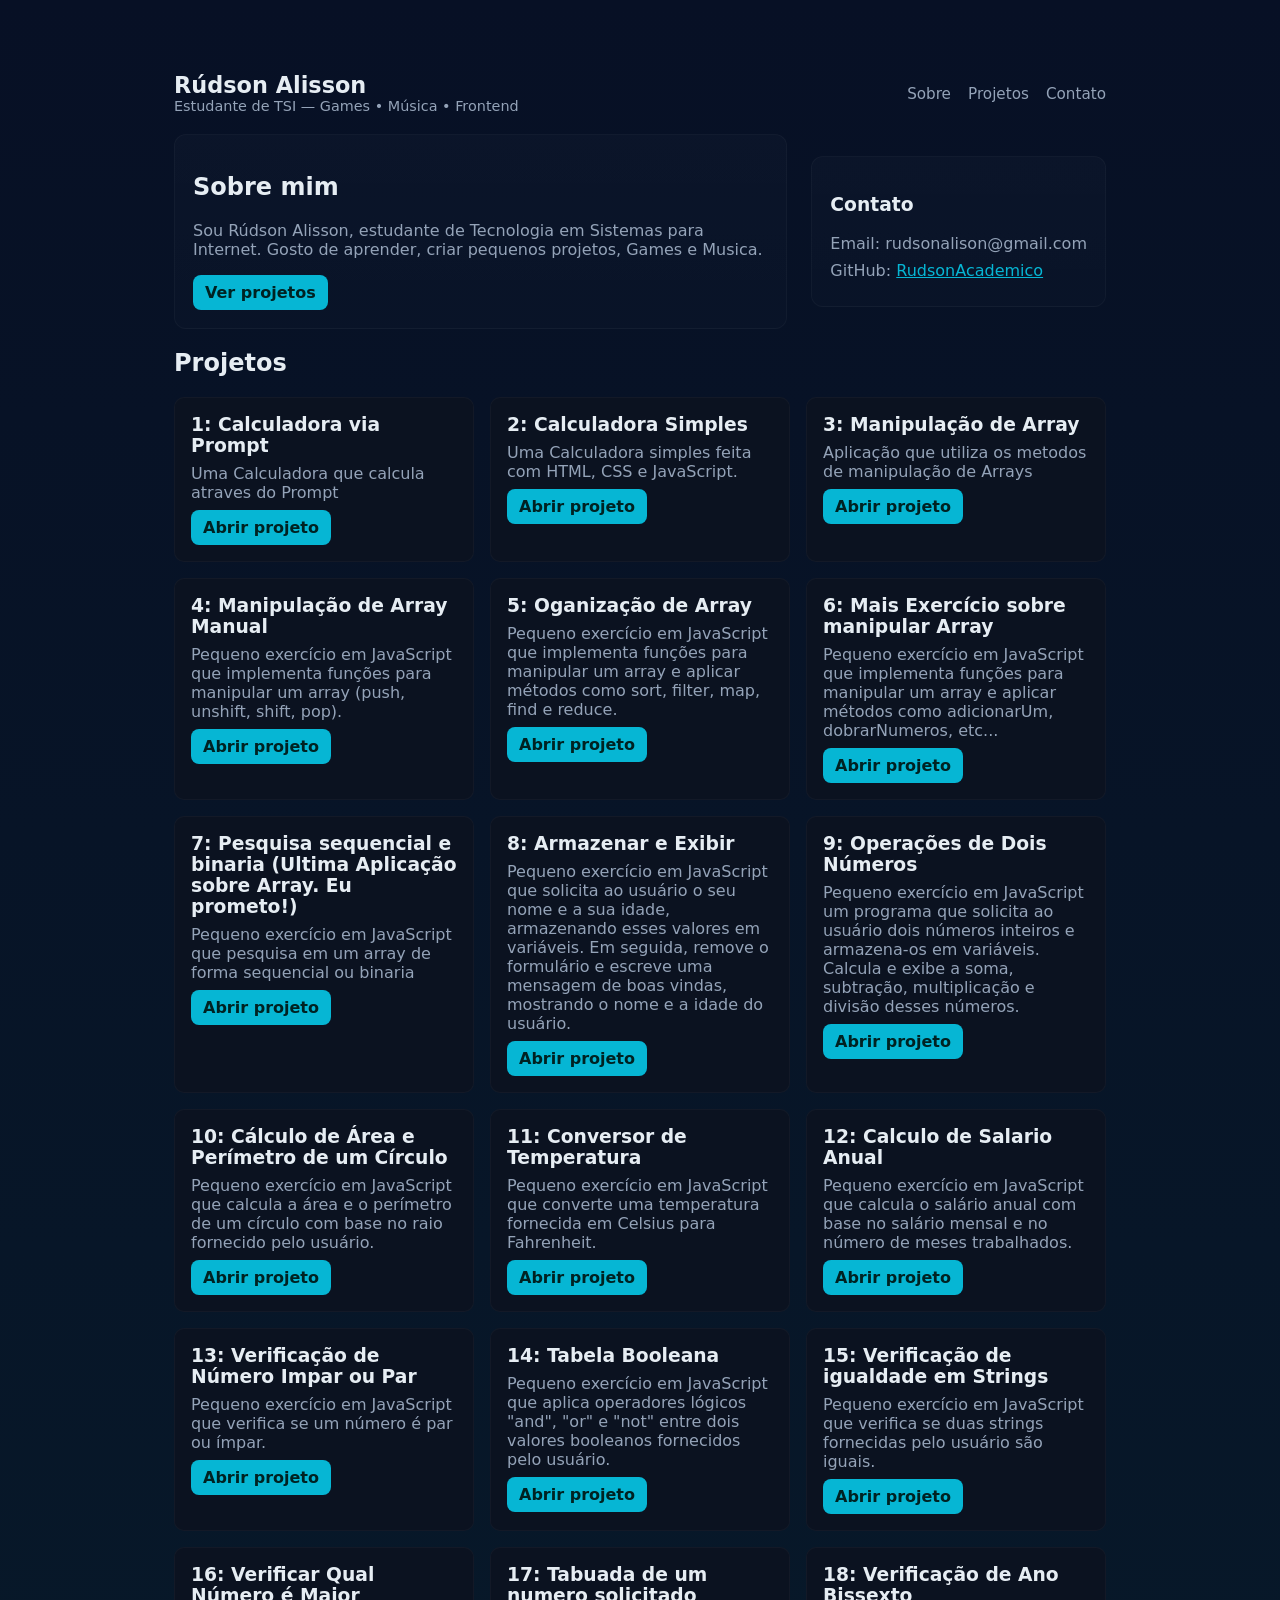
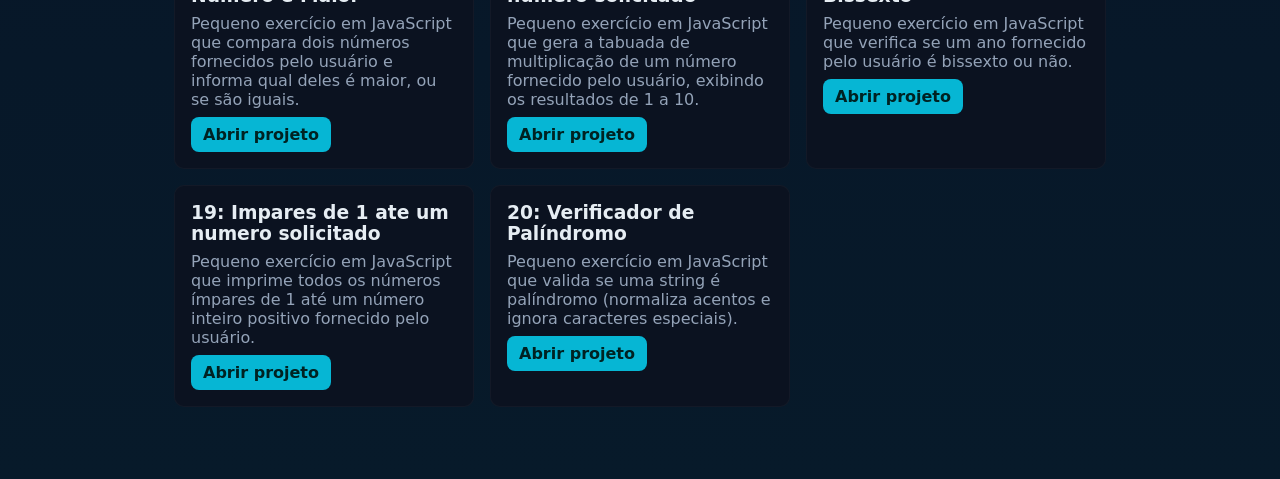
<file: index.html>
<!DOCTYPE html>
<html lang="pt-br">
<head>
    <meta charset="UTF-8" />
    <meta name="viewport" content="width=device-width, initial-scale=1.0" />
    <title>Portfólio — Rúdson Alisson</title>
    <link rel="stylesheet" href="style.css"/>
</head>
<body>
    <div class="container">
        <header>
            <div class="brand">
                <h1>Rúdson Alisson</h1>
                <div style="color:var(--muted);font-size:0.9rem">Estudante de TSI — Games • Música • Frontend</div>
            </div>
            <nav>
                <a href="#sobre">Sobre</a>
                <a href="#projetos">Projetos</a>
                <a href="#contato">Contato</a>
            </nav>
        </header>

        <main class="hero">
            <section class="about card">
                <h2>Sobre mim</h2>
                <p style="color:var(--muted);margin-top:8px">
                    Sou Rúdson Alisson, estudante de Tecnologia em Sistemas para Internet.
                    Gosto de aprender, criar pequenos projetos, Games e Musica.
                </p>
                <div style="margin-top:12px">
                    <a class="btn" href="#projetos">Ver projetos</a>
                </div>
            </section>

            <aside style="min-width:240px" class="card">
                <h3>Contato</h3>
                <p style="color:var(--muted);margin:8px 0">Email: rudsonalison@gmail.com</p>
                <p style="color:var(--muted);margin:8px 0">GitHub: <a href="https://github.com/RudsonAcademico" target="_blank" rel="noopener" style="color:var(--accent)">RudsonAcademico</a></p>
            </aside>
        </main>

        <section id="projetos" style="margin-top:18px">
            <h2>Projetos</h2>
            <div class="projects">
                <article class="project-card">
                    <h3>1: Calculadora via Prompt</h3>
                    <p style="color:var(--muted);margin:8px 0">Uma Calculadora que calcula atraves do Prompt</p>
                    <a class="btn" href="atv1 calculadora prompt/index.html" target="_blank" rel="noopener">Abrir projeto</a>
                </article>
                
                <article class="project-card">
                    <h3>2: Calculadora Simples</h3>
                    <p style="color:var(--muted);margin:8px 0">Uma Calculadora simples feita com HTML, CSS e JavaScript.</p>
                    <a class="btn" href="atv2 calculadora simples/index.html" target="_blank" rel="noopener">Abrir projeto</a>
                </article>

                <article class="project-card">
                    <h3>3: Manipulação de Array</h3>
                    <p style="color:var(--muted);margin:8px 0">Aplicação que utiliza os metodos de manipulação de Arrays</p>
                    <a class="btn" href="atv3 vetores lab1/index.html" target="_blank" rel="noopener">Abrir projeto</a>
                </article>
                
                <article class="project-card">
                    <h3>4: Manipulação de Array Manual</h3>
                    <p style="color:var(--muted);margin:8px 0">Pequeno exercício em JavaScript que implementa funções para manipular um array (push, unshift, shift, pop).</p>
                    <a class="btn" href="atv4 vetores lab2/index.html" target="_blank" rel="noopener">Abrir projeto</a>
                </article>

                <article class="project-card">
                    <h3>5: Oganização de Array</h3>
                    <p style="color:var(--muted);margin:8px 0">Pequeno exercício em JavaScript que implementa funções para manipular um array e aplicar métodos como sort, filter, map, find e reduce.</p>
                    <a class="btn" href="atv5 vetores lab3/index.html" target="_blank" rel="noopener">Abrir projeto</a>
                </article>

                <article class="project-card">
                    <h3>6: Mais Exercício sobre manipular Array</h3>
                    <p style="color:var(--muted);margin:8px 0">Pequeno exercício em JavaScript que implementa funções para manipular um array e aplicar métodos como adicionarUm, dobrarNumeros, etc...</p>
                    <a class="btn" href="atv6 vetores lab4/index.html" target="_blank" rel="noopener">Abrir projeto</a>
                </article>
                
                <article class="project-card">
                    <h3>7: Pesquisa sequencial e binaria (Ultima Aplicação sobre Array. Eu prometo!)</h3>
                    <p style="color:var(--muted);margin:8px 0">Pequeno exercício em JavaScript que pesquisa em um array de forma sequencial ou binaria</p>
                    <a class="btn" href="atv7 vetores lab5/index.html" target="_blank" rel="noopener">Abrir projeto</a>
                </article>

                <article class="project-card">
                    <h3>8: Armazenar e Exibir</h3>
                    <p style="color:var(--muted);margin:8px 0">Pequeno exercício em JavaScript que solicita ao usuário o seu nome e a sua idade, armazenando esses valores em variáveis. Em seguida, remove o formulário e escreve uma mensagem de boas vindas, mostrando o nome e a idade do usuário.</p>
                    <a class="btn" href="atv8 fundamentos js Q3/index.html" target="_blank" rel="noopener">Abrir projeto</a>
                </article>

                <article class="project-card">
                    <h3>9: Operações de Dois Números</h3>
                    <p style="color:var(--muted);margin:8px 0">Pequeno exercício em JavaScript um programa que solicita ao usuário dois números inteiros e armazena-os em variáveis. Calcula e exibe a soma, subtração, multiplicação e divisão desses números.</p>
                    <a class="btn" href="atv9 fundamentos js Q4/index.html" target="_blank" rel="noopener">Abrir projeto</a>
                </article>

                <article class="project-card">
                    <h3>10: Cálculo de Área e Perímetro de um Círculo</h3>
                    <p style="color:var(--muted);margin:8px 0">Pequeno exercício em JavaScript que calcula a área e o perímetro de um círculo com base no raio fornecido pelo usuário.</p>
                    <a class="btn" href="atv10 fundamentos js Q5/index.html" target="_blank" rel="noopener">Abrir projeto</a>
                </article>

                <article class="project-card">
                    <h3>11: Conversor de Temperatura</h3>
                    <p style="color:var(--muted);margin:8px 0">Pequeno exercício em JavaScript que converte uma temperatura fornecida em Celsius para Fahrenheit.</p>
                    <a class="btn" href="atv11 fundamentos js Q6/index.html" target="_blank" rel="noopener">Abrir projeto</a>
                </article>

                <article class="project-card">
                    <h3>12: Calculo de Salario Anual</h3>
                    <p style="color:var(--muted);margin:8px 0">Pequeno exercício em JavaScript que calcula o salário anual com base no salário mensal e no número de meses trabalhados.</p>
                    <a class="btn" href="atv12 fundamentos js Q7/index.html" target="_blank" rel="noopener">Abrir projeto</a>
                </article>

                <article class="project-card">
                    <h3>13: Verificação de Número Impar ou Par</h3>
                    <p style="color:var(--muted);margin:8px 0">Pequeno exercício em JavaScript que verifica se um número é par ou ímpar.</p>
                    <a class="btn" href="atv13 fundamentos js Q8/index.html" target="_blank" rel="noopener">Abrir projeto</a>
                </article>

                <article class="project-card">
                    <h3>14: Tabela Booleana</h3>
                    <p style="color:var(--muted);margin:8px 0">Pequeno exercício em JavaScript que aplica operadores lógicos "and", "or" e "not" entre dois valores booleanos fornecidos pelo usuário.</p>
                    <a class="btn" href="atv14 fundamentos js Q9/index.html" target="_blank" rel="noopener">Abrir projeto</a>
                </article>

                <article class="project-card">
                    <h3>15: Verificação de igualdade em Strings</h3>
                    <p style="color:var(--muted);margin:8px 0">Pequeno exercício em JavaScript que verifica se duas strings fornecidas pelo usuário são iguais.</p>
                    <a class="btn" href="atv15 fundamentos js Q10/index.html" target="_blank" rel="noopener">Abrir projeto</a>
                </article>

                <article class="project-card">
                    <h3>16: Verificar Qual Número é Maior</h3>
                    <p style="color:var(--muted);margin:8px 0">Pequeno exercício em JavaScript que compara dois números fornecidos pelo usuário e informa qual deles é maior, ou se são iguais.</p>
                    <a class="btn" href="atv16 fundamentos js Q11/index.html" target="_blank" rel="noopener">Abrir projeto</a>
                </article>

                <article class="project-card">
                    <h3>17: Tabuada de um numero solicitado</h3>
                    <p style="color:var(--muted);margin:8px 0">Pequeno exercício em JavaScript que gera a tabuada de multiplicação de um número fornecido pelo usuário, exibindo os resultados de 1 a 10.</p>
                    <a class="btn" href="atv17 fundamentos js Q16/index.html" target="_blank" rel="noopener">Abrir projeto</a>
                </article>

                <article class="project-card">
                    <h3>18: Verificação de Ano Bissexto</h3>
                    <p style="color:var(--muted);margin:8px 0">Pequeno exercício em JavaScript que verifica se um ano fornecido pelo usuário é bissexto ou não.</p>
                    <a class="btn" href="atv18 fundamentos js Q20/index.html" target="_blank" rel="noopener">Abrir projeto</a>
                </article>
                
                <article class="project-card">
                    <h3>19: Impares de 1 ate um numero solicitado</h3>
                    <p style="color:var(--muted);margin:8px 0">Pequeno exercício em JavaScript que imprime todos os números ímpares de 1 até um número inteiro positivo fornecido pelo usuário.</p>
                    <a class="btn" href="atv19 fundamentos js Q21/index.html" target="_blank" rel="noopener">Abrir projeto</a>
                </article>

                <article class="project-card">
                    <h3>20: Verificador de Palíndromo</h3>
                    <p style="color:var(--muted);margin:8px 0">Pequeno exercício em JavaScript que valida se uma string é palíndromo (normaliza acentos e ignora caracteres especiais).</p>
                    <a class="btn" href="atv20 fundamentos js Q22/index.html" target="_blank" rel="noopener">Abrir projeto</a>
                </article>
            </div>
        </section>
    </div>
</body>
</html>
</file>
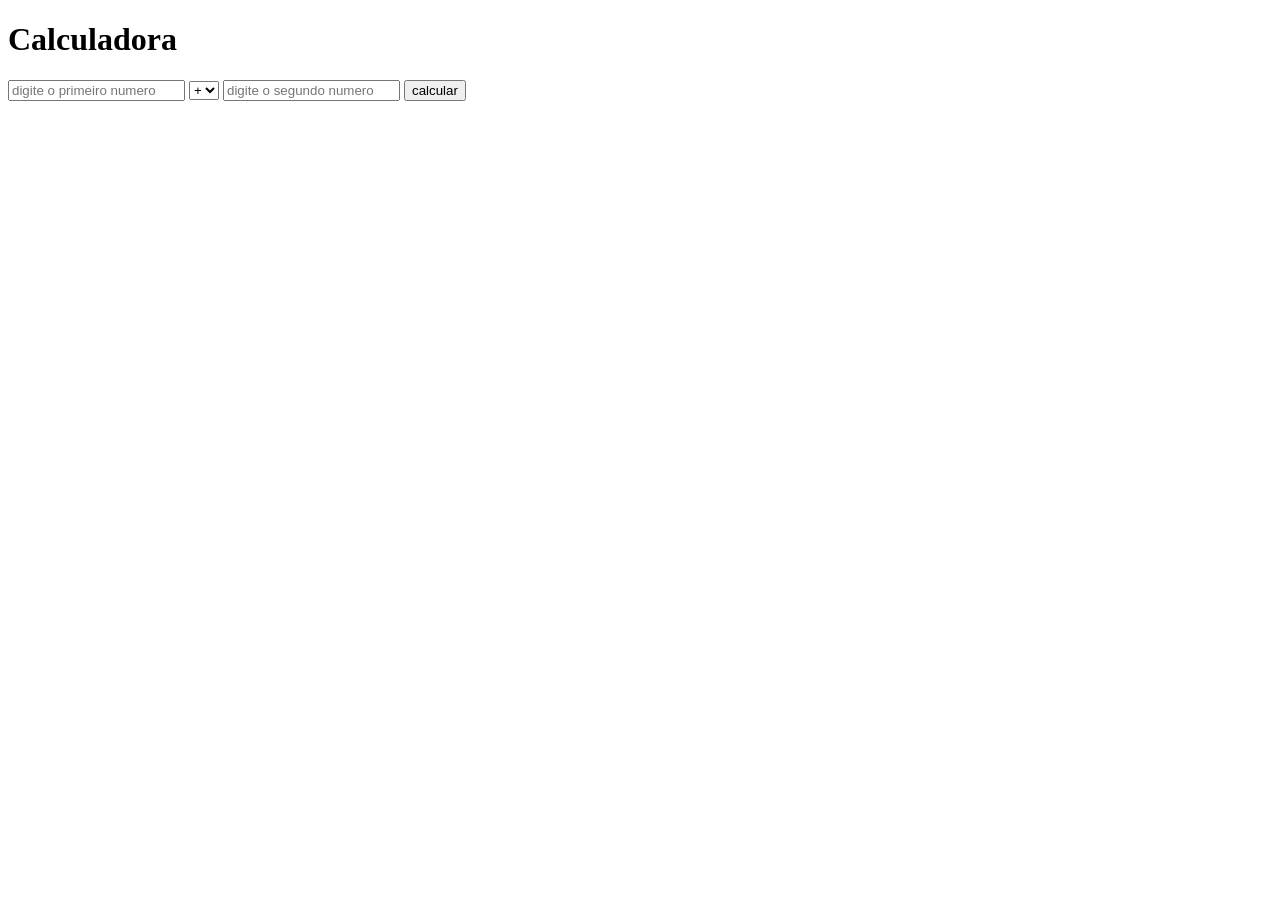
<file: atv2 calculadora manipulada/index.html>
<!DOCTYPE html>
<html lang="en">
<head>
    <meta charset="UTF-8">
    <meta name="viewport" content="width=device-width, initial-scale=1.0">
    <title>calculadora</title>
</head>
<body>
    <h1>Calculadora</h1>

    <form action="" id="calcu">
        <input type="number" name="" id="num1" placeholder="digite o primeiro numero">
        <select name="" id="operacao">
                <option value="+">+</option>
                <option value="-">-</option>
                <option value="*">*</option>
                <option value="/">/</option>
        </select>
        <input type="number" name="" id="num2" placeholder="digite o segundo numero">

        <button type="submit">calcular</button>
    </form>

    <span id="resultado"></span>
</body>
<script src="script.js"></script>
</html>
</file>
<file: style.css>
:root{
    --bg:#0f1724;
    --card:#0b1220;
    --accent:#06b6d4;
    --muted:#94a3b8;
    --text:#e6edf3;
    }
    *{box-sizing:border-box}
    body{
    margin:0;
    font-family:Inter,system-ui,Segoe UI,Roboto,Helvetica,Arial;
    background:linear-gradient(180deg,#071025 0%,#071a2a 100%);
    color:var(--text);
    min-height:100vh;
    display:flex;
    flex-direction:column;
    }
    .container{max-width:980px;margin:48px auto;padding:24px}
    header{display:flex;align-items:center;gap:16px;justify-content:space-between}
    .brand{display:flex;flex-direction:column}
    .brand h1{margin:0;font-size:1.4rem}
    nav a{color:var(--muted);text-decoration:none;margin-left:12px;font-size:0.95rem}
    .hero{display:flex;gap:24px;align-items:center;margin-top:20px;flex-wrap:wrap}
    .card{background:linear-gradient(180deg, rgba(255,255,255,0.02), rgba(255,255,255,0.01));border:1px solid rgba(255,255,255,0.03);padding:18px;border-radius:12px}
    .about{flex:1;min-width:260px}
    .projects{display:grid;grid-template-columns:repeat(auto-fit,minmax(240px,1fr));gap:16px;margin-top:20px}
    .project-card{background:var(--card);padding:16px;border-radius:10px;border:1px solid rgba(255,255,255,0.03)}
    .project-card h3{margin:0 0 8px 0}
    .btn{display:inline-block;padding:8px 12px;border-radius:8px;background:var(--accent);color:#022;border:none;text-decoration:none;font-weight:600}
    footer{margin-top:36px;color:var(--muted);font-size:0.9rem;text-align:center;padding-bottom:32px}
    @media (max-width:520px){header{flex-direction:column;align-items:flex-start}}
</file>
